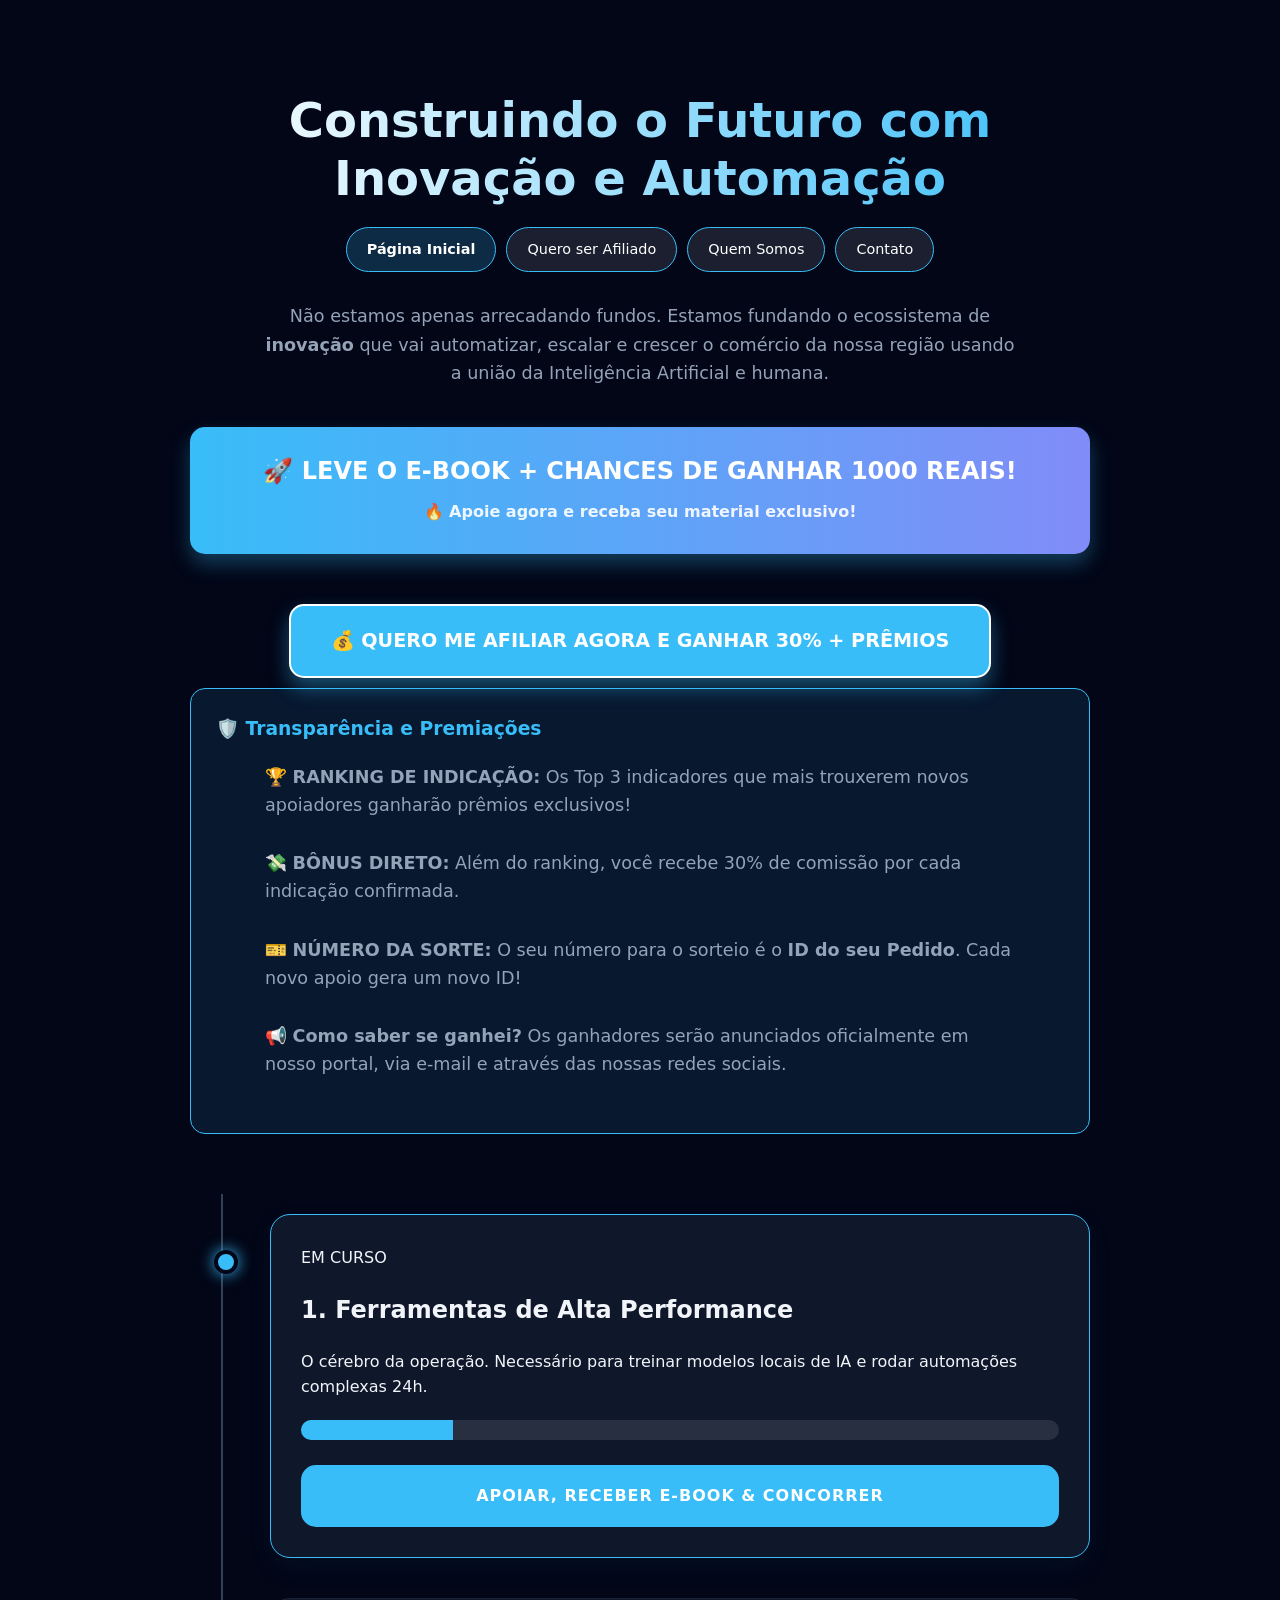
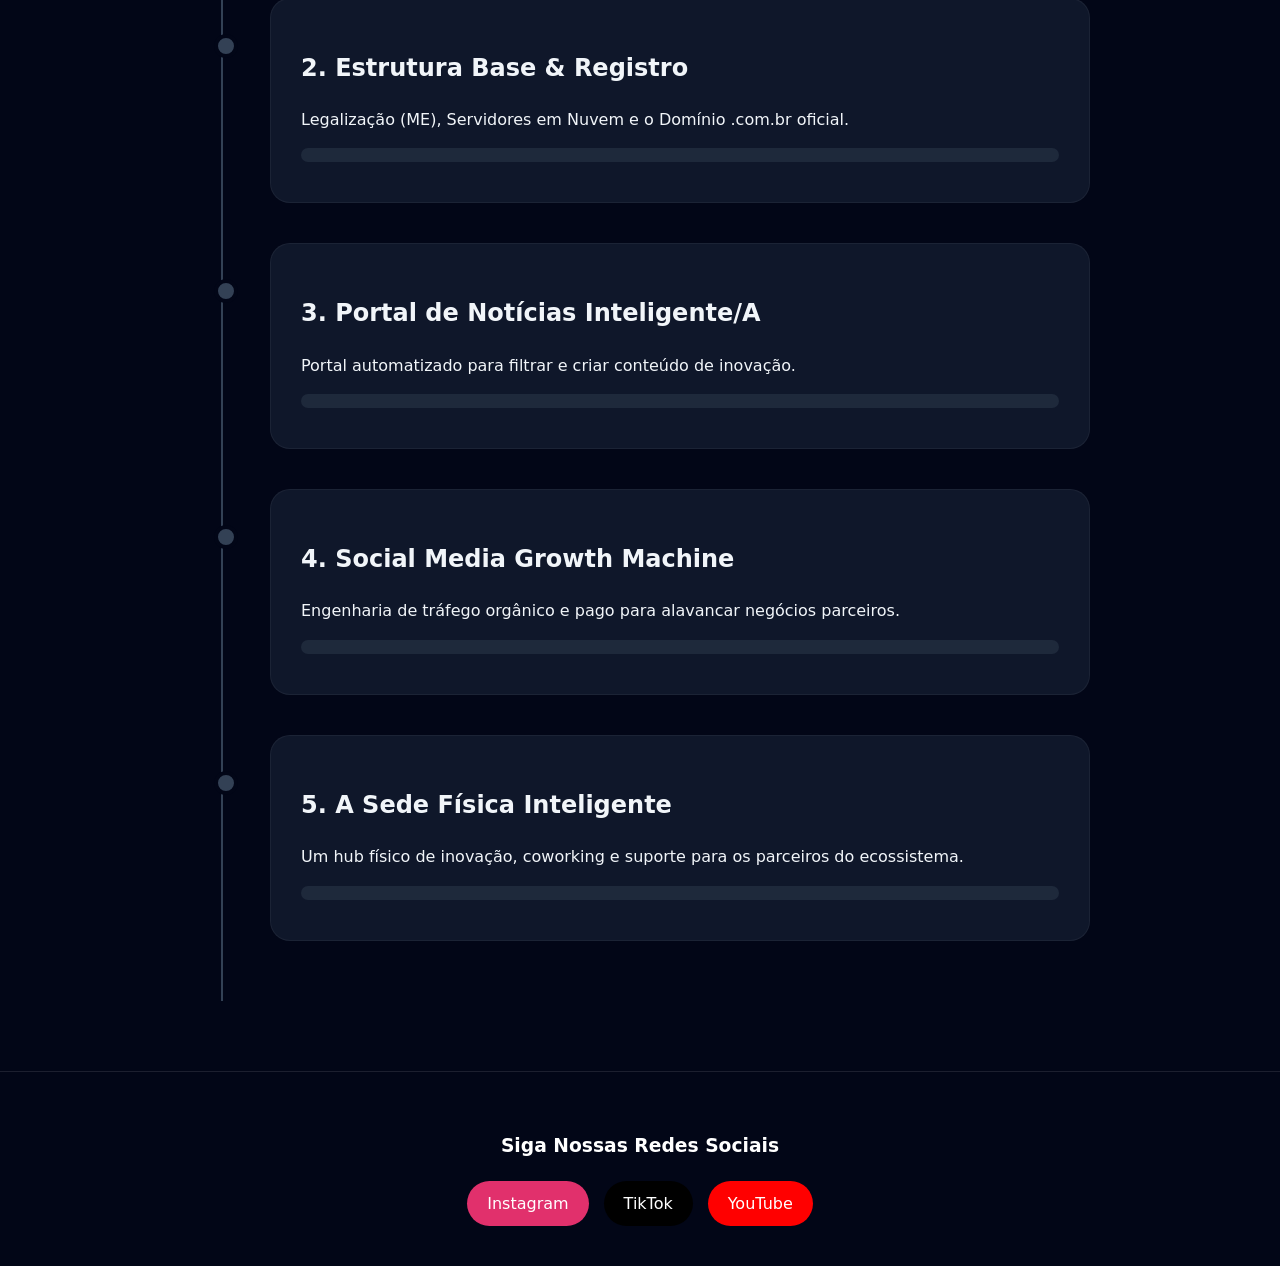
<file: index.html>
<!DOCTYPE html>
<html lang="pt-BR">
<head>
    <meta charset="UTF-8">
    <meta name="viewport" content="width=device-width, initial-scale=1.0">
    <title>Construindo o Futuro - Portal Inteligente/A</title>
    <link rel="stylesheet" href="style.css">
    
    <style>
        .modal-overlay {
            display: none; position: fixed; z-index: 9999; left: 0; top: 0; width: 100%; height: 100%;
            background-color: rgba(0, 0, 0, 0.85); align-items: center; justify-content: center; backdrop-filter: blur(5px);
        }
        .modal-box {
            background-color: #0f172a; padding: 30px; border-radius: 20px; border: 2px solid var(--primary, #38bdf8);
            width: 90%; max-width: 450px; text-align: center; position: relative; box-shadow: 0 10px 30px rgba(56, 189, 248, 0.3);
        }
        .modal-close {
            position: absolute; top: 15px; right: 20px; color: #fff; font-size: 28px; font-weight: bold; cursor: pointer; transition: 0.3s;
        }
        .modal-close:hover { color: var(--primary, #38bdf8); }
        .modal-opcoes { display: flex; flex-direction: column; gap: 15px; margin-top: 25px; }
        .btn-opcao-pacote {
            display: block; padding: 15px; background: rgba(255, 255, 255, 0.05); color: white;
            text-decoration: none; border-radius: 12px; border: 1px solid rgba(255, 255, 255, 0.2);
            font-size: 1.1rem; transition: all 0.3s ease;
        }
        .btn-opcao-pacote:hover { background: rgba(56, 189, 248, 0.1); border-color: var(--primary, #38bdf8); transform: translateY(-2px); }
        .btn-opcao-destaque { background: linear-gradient(90deg, #38bdf8, #818cf8); border: none; font-weight: bold; }
        .btn-opcao-destaque:hover { background: linear-gradient(90deg, #2ea8e6, #737df0); transform: scale(1.03); }
    </style>
</head>
<body>

<div class="container">
    <header class="header" style="margin-top: 20px;">
        <h1>Construindo o Futuro com Inovação e Automação</h1>
        
        <div class="nav-menu" style="margin-bottom: 30px; display: flex; justify-content: center; gap: 10px; flex-wrap: wrap;">
            <a href="index.html" class="btn-nav" style="padding: 10px 20px; background: rgba(56, 189, 248, 0.2); border-radius: 50px; text-decoration: none; color: white; border: 1px solid var(--primary); font-size: 0.9rem; font-weight: bold;">Página Inicial</a>
            <a href="afiliados.html" class="btn-nav" style="padding: 10px 20px; background: rgba(255,255,255,0.1); border-radius: 50px; text-decoration: none; color: white; border: 1px solid var(--primary); font-size: 0.9rem;">Quero ser Afiliado</a>
            <a href="quem-somos.html" class="btn-nav" style="padding: 10px 20px; background: rgba(255,255,255,0.1); border-radius: 50px; text-decoration: none; color: white; border: 1px solid var(--primary); font-size: 0.9rem;">Quem Somos</a>
            <a href="contato.html" class="btn-nav" style="padding: 10px 20px; background: rgba(255,255,255,0.1); border-radius: 50px; text-decoration: none; color: white; border: 1px solid var(--primary); font-size: 0.9rem;">Contato</a>
        </div>

        <p>Não estamos apenas arrecadando fundos. Estamos fundando o ecossistema de <strong>inovação</strong> que vai automatizar, escalar e crescer o comércio da nossa região usando a união da Inteligência Artificial e humana.</p>
        
        <div style="margin: 40px 0 20px 0;">
            <a href="#" onclick="abrirModal(); return false;" style="display: block; background: linear-gradient(90deg, #38bdf8, #818cf8); color: white; text-decoration: none; font-weight: bold; font-size: 1.5rem; padding: 25px; border-radius: 15px; text-align: center; box-shadow: 0 10px 20px rgba(56, 189, 248, 0.3); transition: transform 0.3s ease;">
                🚀 LEVE O E-BOOK + CHANCES DE GANHAR 1000 REAIS! <br>
                <span style="font-size: 1rem; opacity: 0.9;">🔥 Apoie agora e receba seu material exclusivo!</span>
            </a>
        </div>

        <div style="text-align: center; margin-top: 50px;">
            <a href="https://dashboard.kiwify.com/join/affiliate/4u3ciuTd" target="_blank" style="display: inline-block; padding: 20px 40px; background: var(--primary); color: white; text-decoration: none; border-radius: 15px; font-size: 1.2rem; font-weight: bold; border: 2px solid white; box-shadow: 0 10px 20px rgba(56, 189, 248, 0.4); transition: transform 0.3s ease;">
                💰 QUERO ME AFILIAR AGORA E GANHAR 30% + PRÊMIOS
            </a>
        </div>
        
        <div class="recompensa-box" style="margin-top: 10px; background: rgba(56, 189, 248, 0.1); padding: 25px; border-radius: 15px; border: 1px solid var(--primary); text-align: left;">
            <h3 style="margin-top:0; color:var(--primary);">🛡️ Transparência e Premiações</h3>
            <p>🏆 <strong>RANKING DE INDICAÇÃO:</strong> Os Top 3 indicadores que mais trouxerem novos apoiadores ganharão prêmios exclusivos!</p>
            <p>💸 <strong>BÔNUS DIRETO:</strong> Além do ranking, você recebe 30% de comissão por cada indicação confirmada.</p>
            <p>🎫 <strong>NÚMERO DA SORTE:</strong> O seu número para o sorteio é o <b>ID do seu Pedido</b>. Cada novo apoio gera um novo ID!</p>
            <p>📢 <strong>Como saber se ganhei?</strong> Os ganhadores serão anunciados oficialmente em nosso portal, via e-mail e através das nossas redes sociais.</p>
        </div>
    </header>

    <div class="timeline">
        <div class="card active" id="objetivo-atual">
            <div class="status-badge">EM CURSO</div>
            <h2>1. Ferramentas de Alta Performance</h2>
            <p>O cérebro da operação. Necessário para treinar modelos locais de IA e rodar automações complexas 24h.</p>
            <div class="progress-container" style="margin: 20px 0;">
                <div class="progress-bg" style="height: 20px; background: rgba(255,255,255,0.1); border-radius: 10px;"><div class="progress-fill" style="width: 20%; height: 100%; background: var(--primary);"></div></div>
            </div>
            <a href="#" onclick="abrirModal(); return false;" class="btn-buy">Apoiar, receber E-book & Concorrer</a>
        </div>

        <div class="card">
            <h2>2. Estrutura Base & Registro</h2>
            <p>Legalização (ME), Servidores em Nuvem e o Domínio .com.br oficial.</p>
            <div class="progress-bg"><div class="progress-fill" style="width: 0%;"></div></div>
        </div>

        <div class="card">
            <h2>3. Portal de Notícias Inteligente/A</h2>
            <p>Portal automatizado para filtrar e criar conteúdo de inovação.</p>
            <div class="progress-bg"><div class="progress-fill" style="width: 0%;"></div></div>
        </div>

        <div class="card">
            <h2>4. Social Media Growth Machine</h2>
            <p>Engenharia de tráfego orgânico e pago para alavancar negócios parceiros.</p>
            <div class="progress-bg"><div class="progress-fill" style="width: 0%;"></div></div>
        </div>

        <div class="card">
            <h2>5. A Sede Física Inteligente</h2>
            <p>Um hub físico de inovação, coworking e suporte para os parceiros do ecossistema.</p>
            <div class="progress-bg"><div class="progress-fill" style="width: 0%;"></div></div>
        </div>
    </div>
</div>

<footer style="text-align: center; padding: 40px 20px; margin-top: 50px; border-top: 1px solid rgba(255,255,255,0.1);">
    <h3 style="color: white; margin-bottom: 20px;">Siga Nossas Redes Sociais</h3>
    <div style="display: flex; justify-content: center; gap: 15px; flex-wrap: wrap;">
        <a href="https://www.instagram.com/inteligenteportal" style="padding: 10px 20px; background: #E1306C; color: white; text-decoration: none; border-radius: 50px;">Instagram</a>
        <a href="#SEU_LINK_TIKTOK" style="padding: 10px 20px; background: #000000; color: white; text-decoration: none; border-radius: 50px;">TikTok</a>
        <a href="http://www.youtube.com/@PortalInteligente" style="padding: 10px 20px; background: #FF0000; color: white; text-decoration: none; border-radius: 50px;">YouTube</a>
    </div>
</footer>

<div id="modalCompra" class="modal-overlay">
    <div class="modal-box">
        <span class="modal-close" onclick="fecharModal()">&times;</span>
        <h2 style="color: white; margin-bottom: 10px;">Escolha o seu Pacote</h2>
        <div class="modal-opcoes">
            <a href="https://pay.kiwify.com.br/3Ok5znq" class="btn-opcao-pacote">
    🎟️ E-book + 1 Chance - R$ 13,00
</a>

<a href="https://pay.kiwify.com.br/suHJYxD" class="btn-opcao-pacote">
    🎟️ E-book + 3 Chances - R$ 33,00 
    <span class="desconto-tag">(-15%)</span>
</a>

<a href="https://pay.kiwify.com.br/Yzom9Ya" class="btn-opcao-pacote">
    🎟️ E-book + 5 Chances - R$ 50,00 
    <span class="desconto-tag">(-23%)</span>
</a>

<a href="https://pay.kiwify.com.br/sCPcIrM" class="btn-opcao-pacote btn-opcao-destaque">
    🔥 E-book + 10 Chances - R$ 85,00 
    <span class="desconto-tag">(-35%)</span>
</a>
        </div>
    </div>
</div>

<script>
    function abrirModal() { document.getElementById('modalCompra').style.display = 'flex'; }
    function fecharModal() { document.getElementById('modalCompra').style.display = 'none'; }
    window.onclick = function(event) {
        var modal = document.getElementById('modalCompra');
        if (event.target == modal) { modal.style.display = "none"; }
    }
</script>
</body>
</html>
</file>
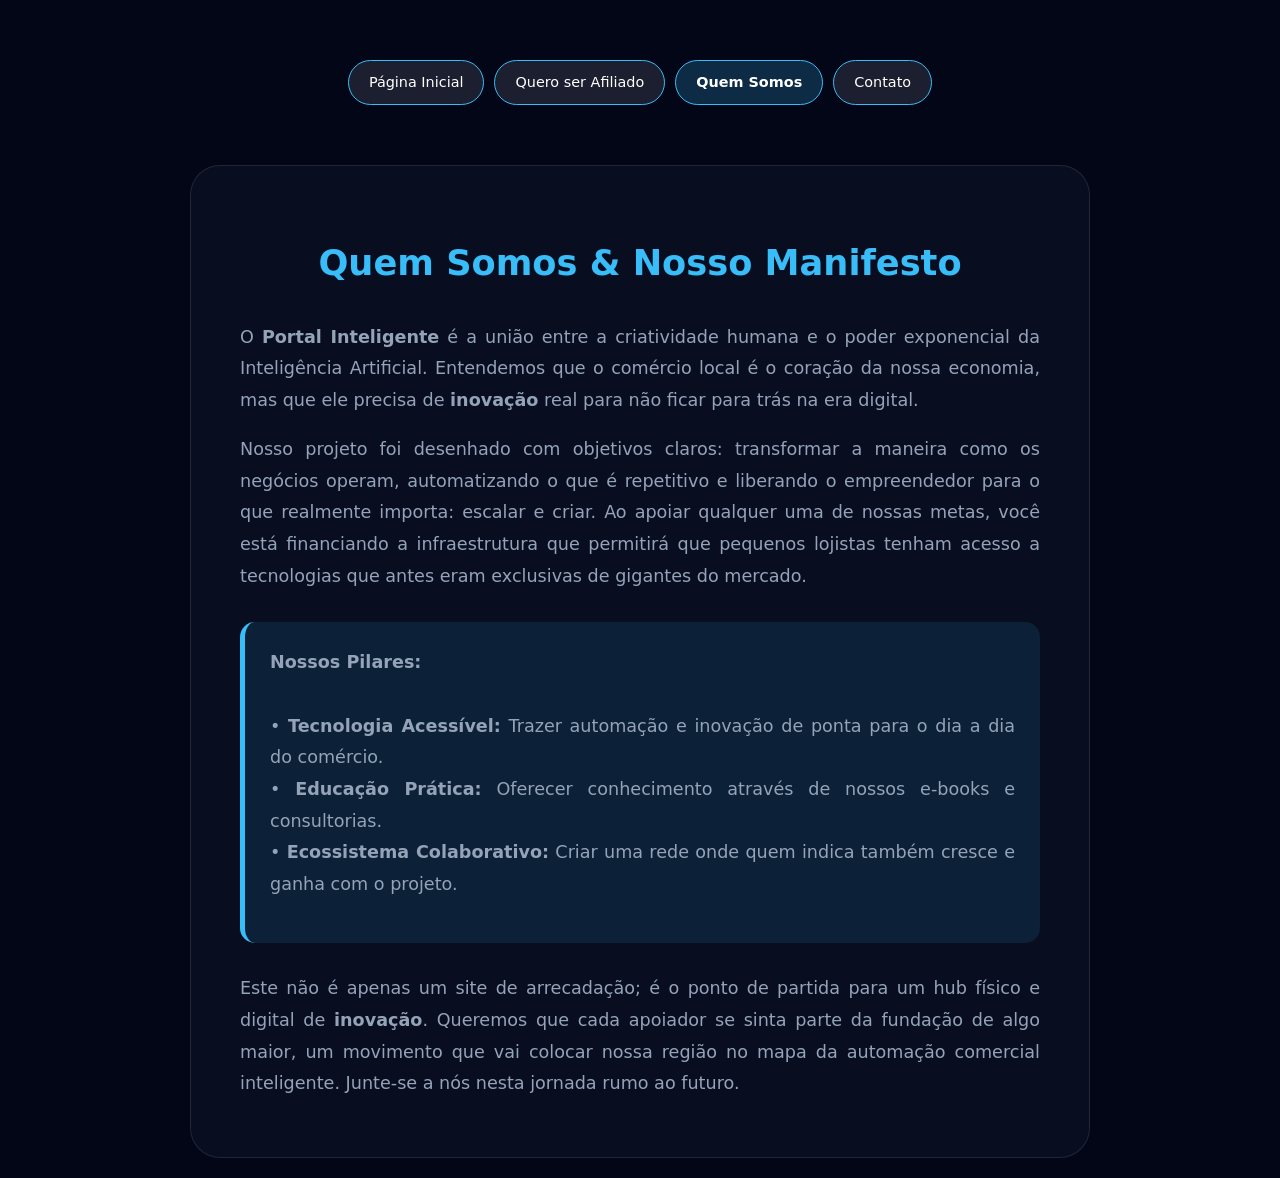
<file: quem-somos.html>
<!DOCTYPE html>
<html lang="pt-BR">
<head>
    <meta charset="UTF-8">
    <meta name="viewport" content="width=device-width, initial-scale=1.0">
    <title>Quem Somos - Portal Inteligente/A</title>
    <link rel="stylesheet" href="style.css">
</head>
<body>

<div class="container">
    <header class="header" style="margin-top: 20px;">
        
        <div class="nav-menu" style="margin-bottom: 50px; display: flex; justify-content: center; gap: 10px; flex-wrap: wrap;">
            <a href="index.html" class="btn-nav" style="padding: 10px 20px; background: rgba(255,255,255,0.1); border-radius: 50px; text-decoration: none; color: white; border: 1px solid var(--primary); font-size: 0.9rem;">Página Inicial</a>
            <a href="afiliados.html" class="btn-nav" style="padding: 10px 20px; background: rgba(255,255,255,0.1); border-radius: 50px; text-decoration: none; color: white; border: 1px solid var(--primary); font-size: 0.9rem;">Quero ser Afiliado</a>
            <a href="quem-somos.html" class="btn-nav" style="padding: 10px 20px; background: rgba(56, 189, 248, 0.2); border-radius: 50px; text-decoration: none; color: white; border: 1px solid var(--primary); font-size: 0.9rem; font-weight: bold;">Quem Somos</a>
            <a href="contato.html" class="btn-nav" style="padding: 10px 20px; background: rgba(255,255,255,0.1); border-radius: 50px; text-decoration: none; color: white; border: 1px solid var(--primary); font-size: 0.9rem;">Contato</a>
        </div>
    </header>

    <section style="padding: 40px 20px; background: rgba(15, 23, 42, 0.5); border-radius: 30px; border: 1px solid rgba(255,255,255,0.1);">
        <h1 style="text-align: center; color: var(--primary); font-size: 2.2rem; margin-bottom: 30px;">Quem Somos & Nosso Manifesto</h1>
        
        <div style="max-width: 800px; margin: 0 auto; line-height: 1.8; color: var(--text-light); text-align: justify; font-size: 1.1rem;">
            <p>O <strong>Portal Inteligente</strong> é a união entre a criatividade humana e o poder exponencial da Inteligência Artificial. Entendemos que o comércio local é o coração da nossa economia, mas que ele precisa de <strong>inovação</strong> real para não ficar para trás na era digital. </p>
            
            <p>Nosso projeto foi desenhado com objetivos claros: transformar a maneira como os negócios operam, automatizando o que é repetitivo e liberando o empreendedor para o que realmente importa: escalar e criar. Ao apoiar qualquer uma de nossas metas, você está financiando a infraestrutura que permitirá que pequenos lojistas tenham acesso a tecnologias que antes eram exclusivas de gigantes do mercado.</p>
            
            <div style="background: rgba(56, 189, 248, 0.1); padding: 25px; border-radius: 15px; margin: 30px 0; border-left: 5px solid var(--primary);">
                <p style="margin-top: 0;"><strong>Nossos Pilares:</strong><br><br>
                • <strong>Tecnologia Acessível:</strong> Trazer automação e inovação de ponta para o dia a dia do comércio.<br>
                • <strong>Educação Prática:</strong> Oferecer conhecimento através de nossos e-books e consultorias.<br>
                • <strong>Ecossistema Colaborativo:</strong> Criar uma rede onde quem indica também cresce e ganha com o projeto.</p>
            </div>
            
            <p>Este não é apenas um site de arrecadação; é o ponto de partida para um hub físico e digital de <strong>inovação</strong>. Queremos que cada apoiador se sinta parte da fundação de algo maior, um movimento que vai colocar nossa região no mapa da automação comercial inteligente. Junte-se a nós nesta jornada rumo ao futuro.</p>
        </div>
    </section>
</div>

<script src="script.js"></script>
</body>
</html>
</file>
<file: style.css>
:root {
    --primary: #38bdf8;
    --primary-dark: #0284c7;
    --bg-body: #020617;
    --card-bg: #0f172a;
    --white: #ffffff;
    --text-main: #f1f5f9;
    --text-light: #94a3b8;
    --locked: #334155;
    --accent: #818cf8; /* Nova cor para o gradiente do botão */
}

body {
    font-family: 'Inter', system-ui, sans-serif;
    background-color: var(--bg-body);
    color: var(--text-main);
    margin: 0;
    scroll-behavior: smooth;
    line-height: 1.6;
}

.container {
    max-width: 900px;
    margin: 0 auto;
    padding: 20px;
}

/* Barra Superior de Redes e Contato */
.social-contact-bar a {
    transition: color 0.3s ease;
}

.social-contact-bar a:hover {
    color: var(--primary) !important;
}

/* Header Persuasivo */
.header {
    text-align: center;
    margin-bottom: 60px;
    padding-top: 20px;
}

.header h1 {
    font-size: 3rem;
    color: var(--white);
    background: linear-gradient(to right, #ffffff, var(--primary));
    background-clip: text;
    -webkit-background-clip: text;
    -webkit-text-fill-color: transparent;
    margin-bottom: 20px;
    display: inline-block;
    line-height: 1.2;
}

.header p {
    font-size: 1.1rem;
    color: var(--text-light);
    max-width: 750px;
    margin: 0 auto 30px;
}

/* Menu de Navegação */
.btn-nav {
    transition: all 0.3s ease;
}

.btn-nav:hover {
    background: var(--primary) !important;
    color: var(--bg-body) !important;
    transform: translateY(-2px);
}

/* Botão Enorme de Destaque */
.header a[style*="linear-gradient"] {
    transition: all 0.3s ease !important;
}

.header a[style*="linear-gradient"]:hover {
    transform: scale(1.02);
    box-shadow: 0 15px 30px rgba(56, 189, 248, 0.4) !important;
    filter: brightness(1.1);
}

/* Linha do Tempo (Timeline) */
.timeline {
    position: relative;
    padding: 20px 0;
}

.timeline::before {
    content: '';
    position: absolute;
    left: 31px;
    top: 0;
    width: 2px;
    height: 100%;
    background: var(--locked);
}

.card {
    background: var(--card-bg);
    border-radius: 20px;
    padding: 30px;
    margin-bottom: 40px;
    margin-left: 80px;
    position: relative;
    border: 1px solid rgba(255,255,255,0.05);
    transition: transform 0.3s ease;
}

.card:hover {
    transform: translateX(5px);
    border-color: rgba(56, 189, 248, 0.2);
}

.card::before {
    content: '';
    position: absolute;
    left: -57px;
    top: 35px;
    width: 16px;
    height: 16px;
    border-radius: 50%;
    background: var(--locked);
    border: 4px solid var(--bg-body);
    z-index: 2;
}

.card.active::before {
    background: var(--primary);
    box-shadow: 0 0 15px var(--primary);
}

.card.active { 
    border-color: var(--primary); 
    box-shadow: 0 10px 30px rgba(56, 189, 248, 0.05);
}

/* Barras de Progresso */
.progress-bg { 
    background: #1e293b; 
    border-radius: 50px; 
    height: 14px; 
    margin: 10px 0; 
    overflow: hidden; 
}

.progress-fill { 
    background: var(--primary); 
    height: 100%; 
    transition: width 1.5s cubic-bezier(0.1, 0, 0.3, 1); 
}

/* Premiações e Rankings */
.premios-meta {
    background: rgba(56, 189, 248, 0.05);
    border-left: 3px solid var(--primary);
    padding: 15px;
    border-radius: 0 15px 15px 0;
    margin: 20px 0;
    font-size: 0.95rem;
}

.ranking { 
    background: rgba(0,0,0,0.3); 
    padding: 20px; 
    border-radius: 15px; 
    margin-top: 20px; 
}

.ranking h3 {
    font-size: 1rem;
    margin-bottom: 15px;
    color: var(--text-main);
}

.ranking ul { list-style: none; padding: 0; }
.ranking li { 
    display: flex; 
    justify-content: space-between; 
    padding: 8px 0;
    border-bottom: 1px solid rgba(255,255,255,0.05);
}

.ranking li:last-child { border: none; }

/* Botões de Ação */
.btn-buy {
    display: block;
    background: var(--primary);
    color: var(--white);
    text-decoration: none;
    text-align: center;
    padding: 18px;
    border-radius: 15px;
    font-weight: bold;
    margin-top: 25px;
    transition: all 0.3s ease;
    text-transform: uppercase;
    letter-spacing: 1px;
}

.btn-buy:hover {
    background: var(--primary-dark);
    transform: translateY(-3px);
    box-shadow: 0 10px 20px rgba(2, 132, 199, 0.3);
}

/* Seção Afiliados */
.afiliados-section {
    background: var(--card-bg);
    border-radius: 30px;
    padding: 50px 30px;
    margin-top: 80px;
    border: 2px dashed var(--primary);
}

.step-grid {
    display: grid;
    grid-template-columns: repeat(auto-fit, minmax(200px, 1fr));
    gap: 20px;
    margin-top: 35px;
}

.step {
    background: rgba(2, 6, 23, 0.4);
    padding: 25px;
    border-radius: 20px;
    text-align: center;
    border: 1px solid rgba(255,255,255,0.03);
}

/* Responsividade */
@media (max-width: 600px) {
    .header h1 { font-size: 2.2rem; }
    .header p { font-size: 1rem; }
    .timeline::before { left: 21px; }
    .card { margin-left: 50px; padding: 20px; }
    .card::before { left: -37px; }
    .social-contact-bar { justify-content: center; text-align: center; }

}
.desconto-tag {
    background-color: #28a745; /* Verde para remeter a economia */
    color: white;
    padding: 2px 6px;
    border-radius: 4px;
    font-size: 0.8em;
    font-weight: bold;
    margin-left: 10px;
}
</file>
